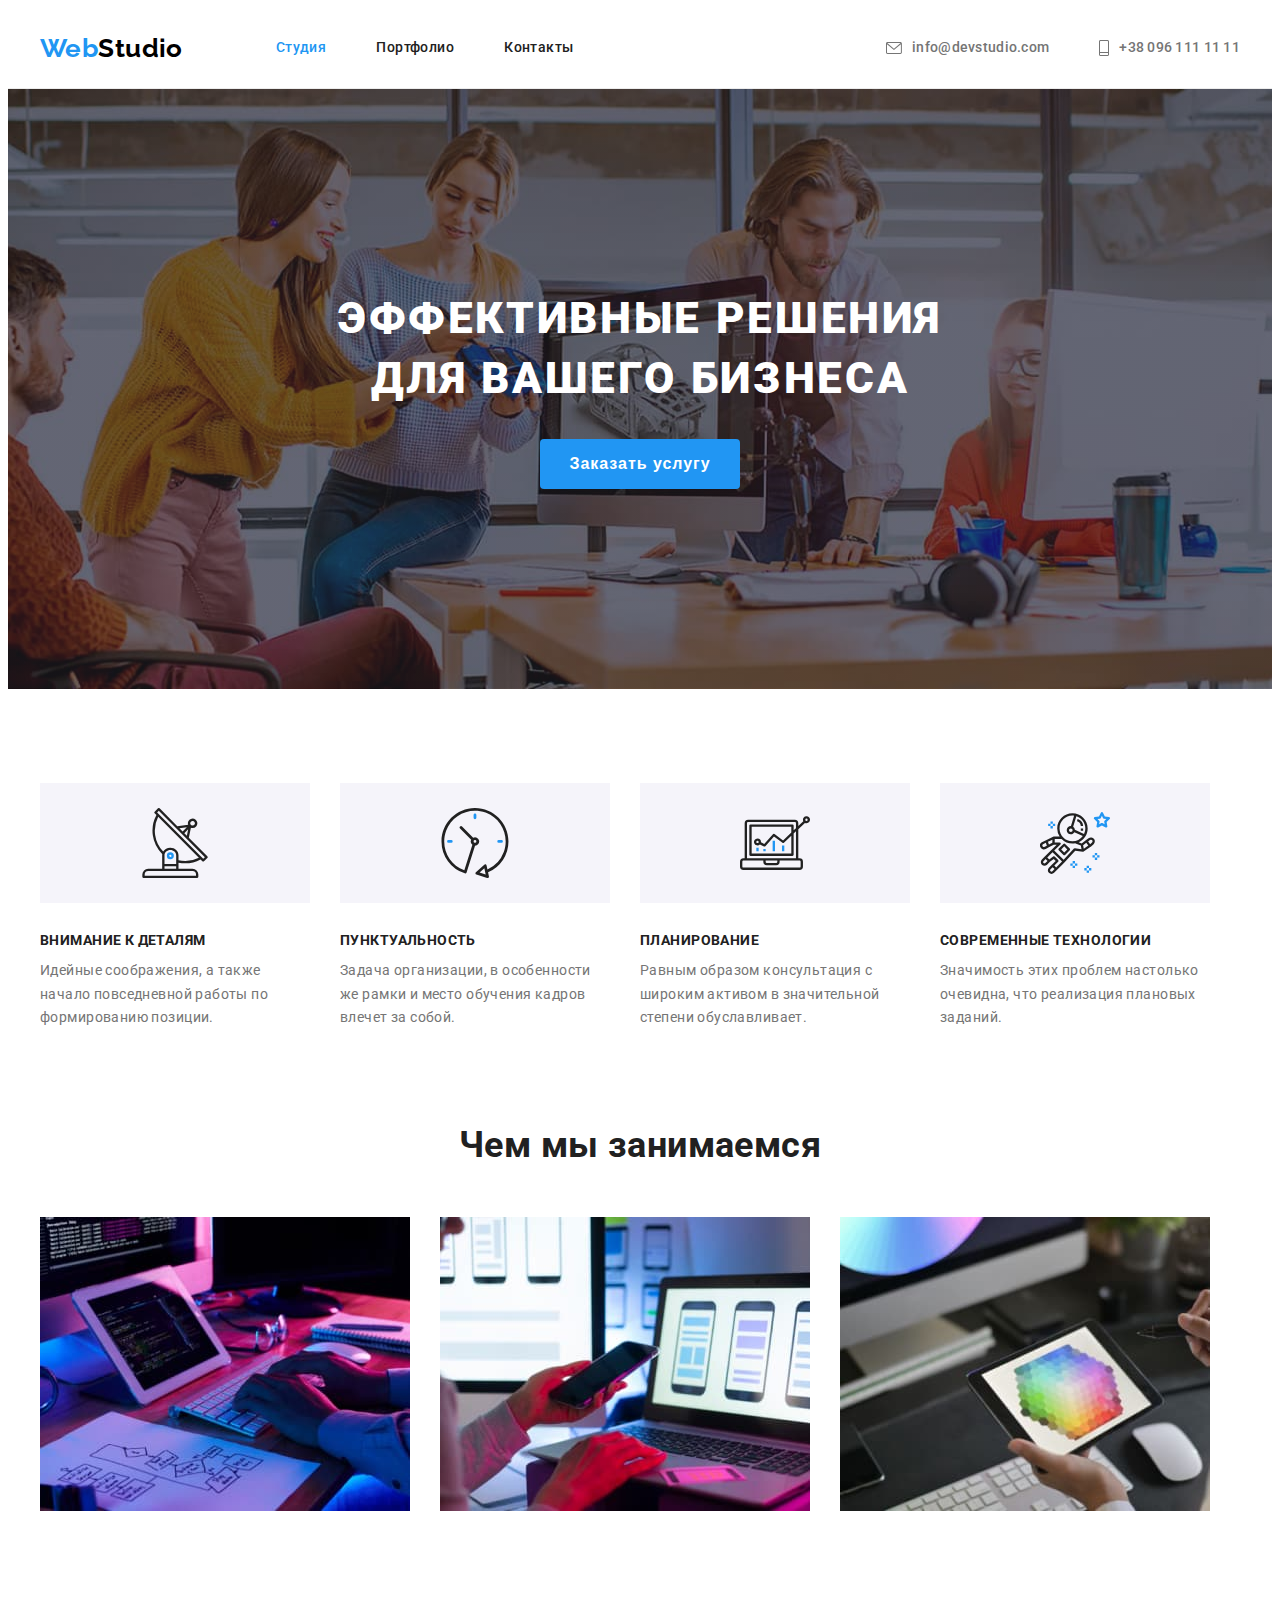
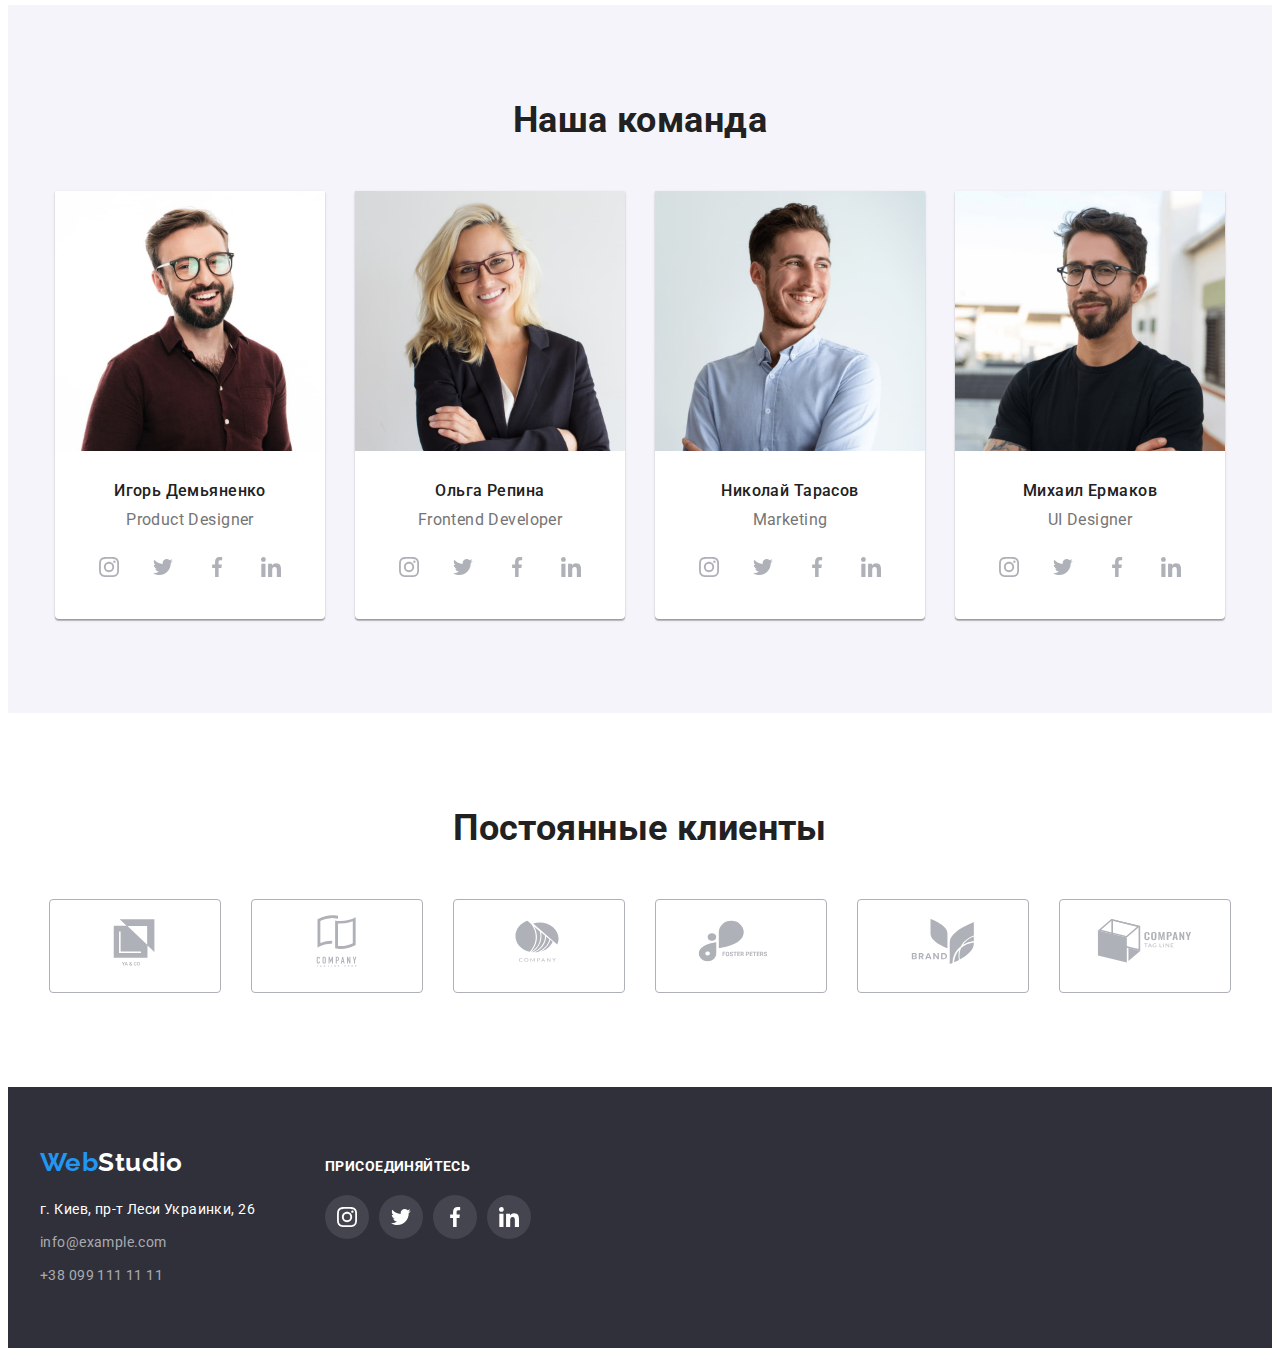
<file: index.html>
<!DOCTYPE html>
<html lang="ru">
  <head>
    <meta charset="UTF-8" />
    <meta http-equiv="X-UA-Compatible" content="IE=edge" />
    <meta name="viewport" content="width=device-width, initial-scale=1.0" />
    <title>Студия</title>
    <link
      rel="stylesheet"
      href="https://cdnjs.cloudflare.com/ajax/libs/modern-normalize/1.1.0/modern-normalize.min.css"
      integrity="sha512-wpPYUAdjBVSE4KJnH1VR1HeZfpl1ub8YT/NKx4PuQ5NmX2tKuGu6U/JRp5y+Y8XG2tV+wKQpNHVUX03MfMFn9Q=="
      crossorigin="anonymous"
      referrerpolicy="no-referrer"
    />
    <link rel="preconnect" href="https://fonts.googleapis.com" />
    <link rel="preconnect" href="https://fonts.gstatic.com" crossorigin />
    <link
      href="https://fonts.googleapis.com/css2?family=Raleway:wght@700&family=Roboto:wght@400;500;700;900&display=swap"
      rel="stylesheet"
    />
    <link rel="stylesheet" href="./css/styles.css" />
  </head>
  <body>
    <!--Шапка-->
    <header class="header">
      <div class="container">
        <nav class="header-nav">
          <a class="logo link" href="./index.html" lang="en">
            Web<span class="logo-header">Studio</span>
          </a>
          <ul class="pages list">
            <li><a class="link curent" href="./index.html">Студия</a></li>
            <li><a class="link" href="./portfolio.html">Портфолио</a></li>
            <li><a class="link" href="">Контакты</a></li>
          </ul>
        </nav>
        <ul class="list">
          <li class="header-contact">
            <a class="contact-link link" href="mailto:info@devstudio.com">
              <svg class="header-icon" width="16px" height="12px">
                <use href="./images/symbol-defs.svg#icon-envelope"></use></svg
              >info@devstudio.com</a
            >
          </li>
          <li class="header-contact">
            <a class="contact-link link" href="tel:+380961111111">
              <svg class="header-icon" width="10px" height="16px">
                <use href="./images/symbol-defs.svg#icon-vector"></use></svg
              >+38 096 111 11 11</a
            >
          </li>
        </ul>
      </div>
    </header>
    <main>
      <!--Заголовок-->
      <section class="hero">
        <div class="container">
          <h1 class="hero-title">Эффективные решения для вашего бизнеса</h1>
          <button class="button-blu" type="button">Заказать услугу</button>
        </div>
      </section>
      <!--Особенности-->
      <section class="characteristic section">
        <div class="container">
          <h2 class="none">Особенности</h2>
          <ul class="list">
            <li>
              <div class="characteristic-div">
                <svg class="characteristic-icon" width="70" height="70">
                  <use href="./images/symbol-defs.svg#icon-antenna"></use>
                </svg>
              </div>

              <h3 class="title-item">Внимание к деталям</h3>
              <p>
                Идейные соображения, а также начало повседневной работы по формированию позиции.
              </p>
            </li>
            <li>
              <div class="characteristic-div">
                <svg class="characteristic-icon" width="70" height="70">
                  <use href="./images/symbol-defs.svg#icon-clock"></use>
                </svg>
              </div>

              <h3 class="title-item">Пунктуальность</h3>
              <p>
                Задача организации, в особенности же рамки и место обучения кадров влечет за собой.
              </p>
            </li>
            <li>
              <div class="characteristic-div">
                <svg class="characteristic-icon" width="70" height="70">
                  <use href="./images/symbol-defs.svg#icon-diagram"></use>
                </svg>
              </div>
              <h3 class="title-item">Планирование</h3>
              <p>
                Равным образом консультация с широким активом в значительной степени обуславливает.
              </p>
            </li>
            <li>
              <div class="characteristic-div">
                <svg class="characteristic-icon" width="70" height="70">
                  <use href="./images/symbol-defs.svg#icon-astronaut"></use>
                </svg>
              </div>
              <h3 class="title-item">Современные технологии</h3>
              <p>Значимость этих проблем настолько очевидна, что реализация плановых заданий.</p>
            </li>
          </ul>
        </div>
      </section>
      <!--Что делают-->
      <section class="work section">
        <div class="container">
          <h2 class="title">Чем мы занимаемся</h2>
          <ul class="list">
            <li>
              <img src="./images/box_1.jpg" alt="Поиск решения" width="370" />
            </li>
            <li>
              <img src="./images/box_2.jpg" alt="Планирование" width="370" />
            </li>
            <li>
              <img src="./images/box_3.jpg" alt="Реализация проекта" width="370" />
            </li>
          </ul>
        </div>
      </section>
      <!--Команда-->
      <section class="team section">
        <div class="container">
          <h2 class="title">Наша команда</h2>
          <ul class="list">
            <li class="team-cards">
              <img src="./images/img.jpg" alt="Фото Игоря Демьяненко" width="270" />
              <h3 class="name">Игорь Демьяненко</h3>
              <p class="position" lang="en">Product Designer</p>
              <ul class="social-link list">
                <li class="massenger-item">
                  <a class="team-link link" aria-label="инстаграм">
                    <svg class="team-icon" width="20px" height="20px">
                      <use href="./images/symbol-defs.svg#icon-instagram"></use></svg
                  ></a>
                </li>
                <li class="massenger-item">
                  <a class="team-link link" aria-label="твиттер">
                    <svg class="team-icon" width="20px" height="20px">
                      <use href="./images/symbol-defs.svg#icon-twitter"></use></svg
                  ></a>
                </li>
                <li class="massenger-item">
                  <a class="team-link link" aria-label="фейсбук">
                    <svg class="team-icon" width="20px" height="20px">
                      <use href="./images/symbol-defs.svg#icon-facebook"></use></svg
                  ></a>
                </li>
                <li class="massenger-item">
                  <a class="team-link link" aria-label="линкедин">
                    <svg class="team-icon" width="20px" height="20px">
                      <use href="./images/symbol-defs.svg#icon-linkedin"></use></svg
                  ></a>
                </li>
              </ul>
            </li>

            <li class="team-cards">
              <img src="./images/img-1.jpg" alt="Фото Ольги Репиной" width="270" />
              <h3 class="name">Ольга Репина</h3>
              <p class="position" lang="en">Frontend Developer</p>
              <ul class="list">
                <li class="massenger-item">
                  <a class="team-link link" aria-label="инстаграм">
                    <svg class="team-icon" width="20px" height="20px">
                      <use href="./images/symbol-defs.svg#icon-instagram"></use></svg
                  ></a>
                </li>
                <li class="massenger-item">
                  <a class="team-link link" aria-label="твиттер">
                    <svg class="team-icon" width="20px" height="20px">
                      <use href="./images/symbol-defs.svg#icon-twitter"></use></svg
                  ></a>
                </li>
                <li class="massenger-item">
                  <a class="team-link link" aria-label="фейсбук">
                    <svg class="team-icon" width="20px" height="20px">
                      <use href="./images/symbol-defs.svg#icon-facebook"></use></svg
                  ></a>
                </li>
                <li class="massenger-item">
                  <a class="team-link link" aria-label="линкедин">
                    <svg class="team-icon" width="20px" height="20px">
                      <use href="./images/symbol-defs.svg#icon-linkedin"></use></svg
                  ></a>
                </li>
              </ul>
            </li>

            <li class="team-cards">
              <img src="./images/img-2.jpg" alt="Фото Николая Тарасова" width="270" />
              <h3 class="name">Николай Тарасов</h3>
              <p class="position" lang="en">Marketing</p>
              <ul class="list">
                <li class="massenger-item">
                  <a class="team-link link" aria-label="инстаграм">
                    <svg class="team-icon" width="20px" height="20px">
                      <use href="./images/symbol-defs.svg#icon-instagram"></use></svg
                  ></a>
                </li>
                <li class="massenger-item">
                  <a class="team-link link" aria-label="твиттер">
                    <svg class="team-icon" width="20px" height="20px">
                      <use href="./images/symbol-defs.svg#icon-twitter"></use></svg
                  ></a>
                </li>
                <li class="massenger-item">
                  <a class="team-link link" aria-label="фейсбук">
                    <svg class="team-icon" width="20px" height="20px">
                      <use href="./images/symbol-defs.svg#icon-facebook"></use></svg
                  ></a>
                </li>
                <li class="massenger-item">
                  <a class="team-link link" aria-label="линкедин">
                    <svg class="team-icon" width="20px" height="20px">
                      <use href="./images/symbol-defs.svg#icon-linkedin"></use></svg
                  ></a>
                </li>
              </ul>
            </li>

            <li class="team-cards">
              <img src="./images/img-3.jpg" alt="Фото Михаила Ермакова" width="270" />
              <h3 class="name">Михаил Ермаков</h3>
              <p class="position" lang="en">UI Designer</p>
              <ul class="list">
                <li class="massenger-item">
                  <a class="team-link link" aria-label="инстаграм">
                    <svg class="team-icon" width="20px" height="20px">
                      <use href="./images/symbol-defs.svg#icon-instagram"></use></svg
                  ></a>
                </li>
                <li class="massenger-item">
                  <a class="team-link link" aria-label="твиттер">
                    <svg class="team-icon" width="20px" height="20px">
                      <use href="./images/symbol-defs.svg#icon-twitter"></use></svg
                  ></a>
                </li>
                <li class="massenger-item">
                  <a class="team-link link" aria-label="фейсбук">
                    <svg class="team-icon" width="20px" height="20px">
                      <use href="./images/symbol-defs.svg#icon-facebook"></use></svg
                  ></a>
                </li>
                <li class="massenger-item">
                  <a class="team-link link" aria-label="линкедин">
                    <svg class="team-icon" width="20px" height="20px">
                      <use href="./images/symbol-defs.svg#icon-linkedin"></use></svg
                  ></a>
                </li>
              </ul>
            </li>
          </ul>
        </div>
      </section>
      <!--Постоянные клиенты-->
      <section class="klients section">
        <div class="container">
          <h2 class="title">Постоянные клиенты</h2>
          <ul class="list">
            <li>
              <a class="klients-link link" aria-label="">
                <svg class="klients-icon" width="106px" height="60px">
                  <use href="./images/symbol-defs.svg#icon-logo"></use></svg
              ></a>
            </li>
            <li>
              <a class="klients-link link" aria-label="">
                <svg class="klients-icon" width="106px" height="60px">
                  <use href="./images/symbol-defs.svg#icon-logo-1"></use></svg
              ></a>
            </li>
            <li>
              <a class="klients-link link" aria-label="">
                <svg class="klients-icon" width="106px" height="60px">
                  <use href="./images/symbol-defs.svg#icon-logo-2"></use></svg
              ></a>
            </li>
            <li>
              <a class="klients-link link" aria-label="">
                <svg class="klients-icon" width="106px" height="60px">
                  <use href="./images/symbol-defs.svg#icon-logo-3"></use></svg
              ></a>
            </li>
            <li>
              <a class="klients-link link" aria-label="">
                <svg class="klients-icon" width="106px" height="60px">
                  <use href="./images/symbol-defs.svg#icon-logo-4"></use></svg
              ></a>
            </li>
            <li>
              <a class="klients-link link" aria-label="">
                <svg class="klients-icon" width="106px" height="60px">
                  <use href="./images/symbol-defs.svg#icon-logo-5"></use></svg
              ></a>
            </li>
          </ul>
        </div>
      </section>
    </main>
    <!--Подвал-->
    <footer class="footer">
      <div class="container">
        <div>
          <a class="logo link" href="./index.html" lang="en">
            Web<span class="logo-footer">Studio</span>
          </a>
          <address>
            <ul class="footer-connection list">
              <li>
                <a class="address link" href=""> г. Киев, пр-т Леси Украинки, 26</a>
              </li>
              <li>
                <a class="footer-contacts link" href="mailto:info@example.com">info@example.com</a>
              </li>
              <li>
                <a class="footer-contacts link" href="tel:+380991111111">+38 099 111 11 11</a>
              </li>
            </ul>
          </address>
        </div>
        <div class="join">
          <p class="header-join">Присоединяйтесь</p>
          <ul class="list">
            <li class="massenger-item">
              <a class="join-link link" aria-label="инстаграм">
                <svg class="join-icon" width="20px" height="20px">
                  <use href="./images/symbol-defs.svg#icon-instagram"></use></svg
              ></a>
            </li>
            <li class="massenger-item">
              <a class="join-link link" aria-label="твиттер">
                <svg class="join-icon" width="20px" height="20px">
                  <use href="./images/symbol-defs.svg#icon-twitter"></use></svg
              ></a>
            </li>
            <li class="massenger-item">
              <a class="join-link link" aria-label="фейсбук">
                <svg class="join-icon" width="20px" height="20px">
                  <use href="./images/symbol-defs.svg#icon-facebook"></use></svg
              ></a>
            </li>
            <li class="massenger-item">
              <a class="join-link link" aria-label="линкедин">
                <svg class="join-icon" width="20px" height="20px">
                  <use href="./images/symbol-defs.svg#icon-linkedin"></use></svg
              ></a>
            </li>
          </ul>
        </div>
      </div>
    </footer>
  </body>
</html>
</file>
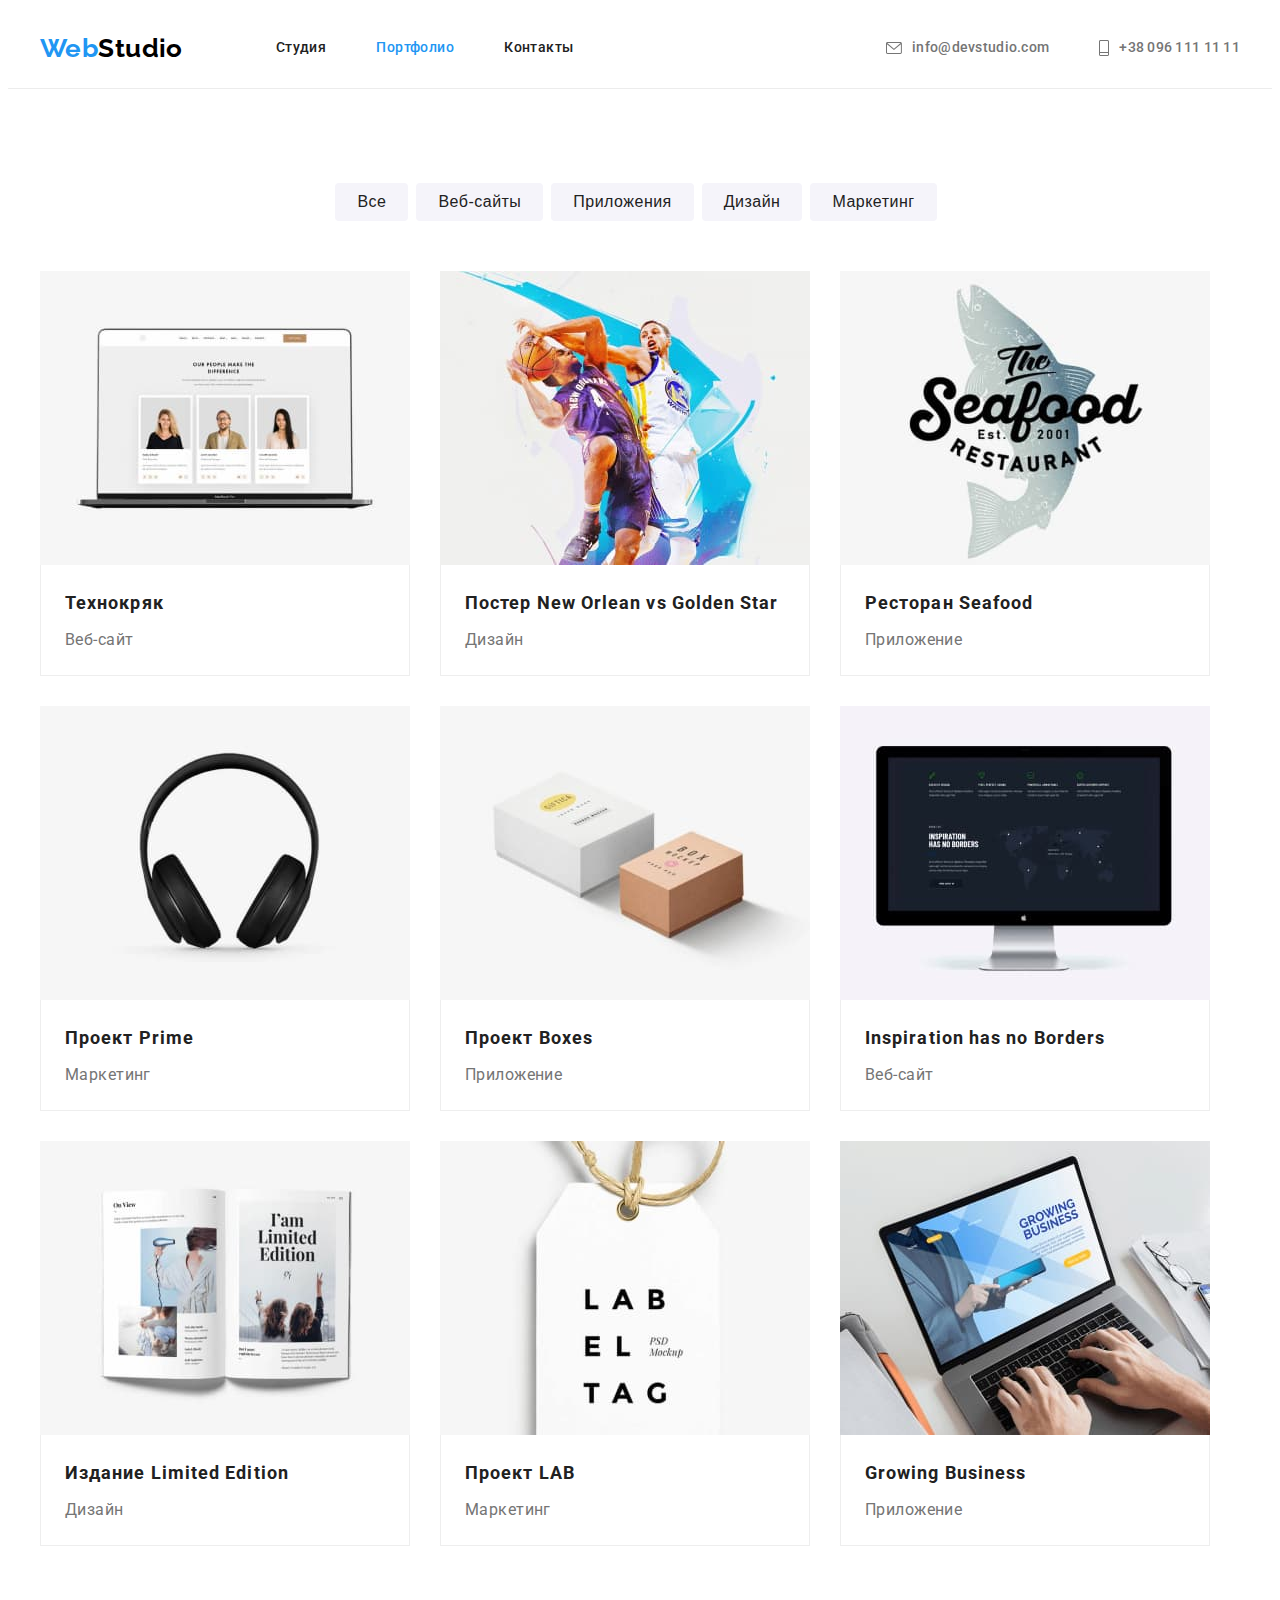
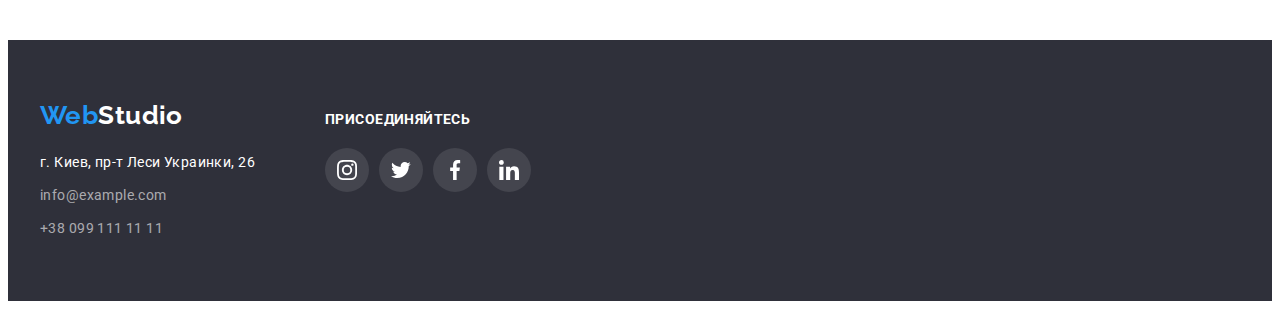
<file: portfolio.html>
<!DOCTYPE html>
<html lang="ru">
  <head>
    <meta charset="UTF-8" />
    <meta http-equiv="X-UA-Compatible" content="IE=edge" />
    <meta name="viewport" content="width=device-width, initial-scale=1.0" />
    <title>Портфолио</title>
    <link
      rel="stylesheet"
      href="https://cdnjs.cloudflare.com/ajax/libs/modern-normalize/1.1.0/modern-normalize.min.css"
      integrity="sha512-wpPYUAdjBVSE4KJnH1VR1HeZfpl1ub8YT/NKx4PuQ5NmX2tKuGu6U/JRp5y+Y8XG2tV+wKQpNHVUX03MfMFn9Q=="
      crossorigin="anonymous"
      referrerpolicy="no-referrer"
    />
    <link rel="preconnect" href="https://fonts.googleapis.com" />
    <link rel="preconnect" href="https://fonts.gstatic.com" crossorigin />
    <link
      href="https://fonts.googleapis.com/css2?family=Raleway:wght@700&family=Roboto:wght@400;500;900&display=swap"
      rel="stylesheet"
    />
    <link rel="stylesheet" href="./css/styles.css" />
  </head>
  <body>
    <!--Шапка-->
    <header class="header">
      <div class="container">
        <nav class="header-nav">
          <a class="logo link" href="./index.html" lang="en">
            Web<span class="logo-header">Studio</span>
          </a>
          <ul class="pages list">
            <li><a class="link" href="./index.html">Студия</a></li>
            <li><a class="link curent" href="./portfolio.html">Портфолио</a></li>
            <li><a class="link" href="">Контакты</a></li>
          </ul>
        </nav>
        <ul class="list">
          <li class="header-contact">
            <a class="contact-link link" href="mailto:info@devstudio.com">
              <svg class="header-icon" width="16px" height="12px">
                <use href="./images/symbol-defs.svg#icon-envelope"></use></svg
              >info@devstudio.com</a
            >
          </li>
          <li class="header-contact">
            <a class="contact-link link" href="tel:+380961111111">
              <svg class="header-icon" width="10px" height="16px">
                <use href="./images/symbol-defs.svg#icon-vector"></use></svg
              >+38 096 111 11 11</a
            >
          </li>
        </ul>
      </div>
    </header>

    <main>
      <section class="portfolio section">
        <div class="container">
          <h1 class="none">Портфолио</h1>
          <ul class="button list">
            <li><button class="btn-grey" type="button">Все</button></li>
            <li><button class="btn-grey" type="button">Веб-сайты</button></li>
            <li><button class="btn-grey" type="button">Приложения</button></li>
            <li><button class="btn-grey" type="button">Дизайн</button></li>
            <li><button class="btn-grey" type="button">Маркетинг</button></li>
          </ul>
          <ul class="portfolio-cards list">
            <li class="portfolio-item">
              <a
                class="card-link link" href="">
                <img
                src="./images/img-web1.jpg"
                alt="На мониторе ноутбука изображены фото людей"
                width="370"
              />
              <div class="border-cards">
                <h2 class="title-cards">Технокряк</h2>
                <p class="point">Веб-сайт</p>
              </div>
              </a>
            </li>
            <li class="portfolio-item">
              <a
                class="card-link link" href="">
                <img
                src="./images/img-diz1.jpg"
                alt="Два баскетболиста"
                width="370"
              />
              <div class="border-cards">
                <h2 class="title-cards">Постер New Orlean vs Golden Star</h2>
                <p class="point">Дизайн</p>
              </div>
              </a>
            </li>
            <li class="portfolio-item">
              <a class="card-link link" href=""> <img src="./images/img-app1.jpg" alt="Рыба" width="370" />
              <div class="border-cards">
                <h2 class="title-cards">Ресторан Seafood</h2>
                <p class="point">Приложение</p>
              </div>
              </a>
            </li>
            <li class="portfolio-item">
              <a class="card-link link" href=""> <img src="./images/img-mark1.jpg" alt="Наушники" width="370" />
              <div class="border-cards">
                <h2 class="title-cards">Проект Prime</h2>
                <p class="point">Маркетинг</p>
              </div>
            </a>
            </li>
            <li class="portfolio-item">
              <a class="card-link link" href=""> <img src="./images/img-app2.jpg" alt="Две коробки" width="370" />
              <div class="border-cards">
                <h2 class="title-cards">Проект Boxes</h2>
                <p class="point">Приложение</p>
              </div>
              </a>
            </li>
            <li class="portfolio-item">
              <a class="card-link link" href=""> <img src="./images/img-web2.jpg" alt="Монитор" width="370" />
              <div class="border-cards">
                <h2 class="title-cards" lang="en">Inspiration has no Borders</h2>
                <p class="point">Веб-сайт</p>
              </div>
              </a>
            </li>
            <li class="portfolio-item">
              <a class="card-link link" href=""> <img src="./images/img-diz2.jpg" alt="Книга" width="370" />
              <div class="border-cards">
                <h2 class="title-cards">Издание <span lang="en">Limited Edition</span></h2>
                <p class="point">Дизайн</p>
              </div>
              </a>
            </li>
            <li class="portfolio-item">
              <a class="card-link link" href=""> <img src="./images/img-mark2.jpg" alt="Брелок" width="370" />
              <div class="border-cards">
                <h2 class="title-cards">Проект LAB</h2>
                <p class="point">Маркетинг</p>
              </div>
              </a>
            </li>
            <li class="portfolio-item">
              <a class="card-link link" href=""> <img src="./images/img-app3.jpg" alt="Ноутбук" width="370" />
              <div class="border-cards">
                <h2 class="title-cards" lang="en">Growing Business</h2>
                <p class="point">Приложение</p>
              </div>
              </a>
            </li>
          </ul>
        </div>
      </section>
    </main>
    </a>

    <!--Подвал-->
    <footer class="footer">
      <div class="container">
        <div>
          <a class="logo link" href="./index.html" lang="en">
            Web<span class="logo-footer">Studio</span>
          </a>
          <address>
            <ul class="footer-connection list">
              <li>
                <a class="address link" href=""> г. Киев, пр-т Леси Украинки, 26</a>
              </li>
              <li>
                <a class="footer-contacts link" href="mailto:info@example.com">info@example.com</a>
              </li>
              <li>
                <a class="footer-contacts link" href="tel:+380991111111">+38 099 111 11 11</a>
              </li>
            </ul>
          </address>
        </div>
        <div class="join">
          <p class="header-join">Присоединяйтесь</p>
          <ul class="list">
            <li class="massenger-item">
              <a class="join-link link" aria-label="инстаграм">
                <svg class="join-icon" width="20px" height="20px">
                  <use href="./images/symbol-defs.svg#icon-instagram"></use></svg
              ></a>
            </li>
            <li class="massenger-item">
              <a class="join-link link" aria-label="твиттер">
                <svg class="join-icon" width="20px" height="20px">
                  <use href="./images/symbol-defs.svg#icon-twitter"></use></svg
              ></a>
            </li>
            <li class="massenger-item">
              <a class="join-link link" aria-label="фейсбук">
                <svg class="join-icon" width="20px" height="20px">
                  <use href="./images/symbol-defs.svg#icon-facebook"></use></svg
              ></a>
            </li>
            <li class="massenger-item">
              <a class="join-link link" aria-label="линкедин">
                <svg class="join-icon" width="20px" height="20px">
                  <use href="./images/symbol-defs.svg#icon-linkedin"></use></svg
              ></a>
            </li>
          </ul>
        </div>
      </div>
    </footer>
  </body>
</html>
</file>
<file: css/styles.css>
:root {
    --accent-color: #2196F3;
    --black:#000000;
    --white:#FFFFFF;
    --header-and-item: #212121;
    --adress-footer: #FFFFFF99;
    --black-fon: #2F303A;
    --gray-fon: #F5F4FA;
    --main: #757575;
    --hero-button: #188ce8;
    --border-header:#ECECEC;
    --border-cards:#EEEEEE;
    --shadow:rgba(0, 0, 0, 0.25);
    --bg-hero:#C4C4C4;
    --grad: rgba(47, 48, 58, 0.4);
    --massanger: #afb1b8;
}

body {
font-family: Roboto, sans-serif ;
color: var(--main);
background-color: var(--white);
font-weight: 400;
font-size: 14px;
line-height: 1.71;
letter-spacing: 0.03em;
}

.container {
    width: 1200px;
    padding: 0 15px;
    margin-left: auto;
    margin-right: auto;
}

.section{
    padding: 94px 0;
}

h1, h2, h3, h4, p, li, ul, a {
    margin: 0;
    padding: 0;
}

img {
    display: block;
    max-width: 100%;
    height: auto;
}

.list {
    list-style-type: none;
}

.link {
    text-decoration: none;
    color: currentColor;
}

/*Шапка*/
.header .container,
.header-nav,
.pages,
.contacts .list,
.contact-link {
    display: flex;
    align-items: center;
}

.header{
border-bottom: 1px solid var(--border-header);
}

.header .container{
height: 80px;
}


.logo {
    font-family: Raleway, sans-serif;
    font-weight:700;
    font-size: 26px;
    line-height: 1.19;    
    color: var(--accent-color);
 }

.logo-header {
    color: var(--black);
}

.header .logo {
    margin-right: 93px;
}

.pages .link{
    font-weight:500;
    font-size:14px;
    line-height: 0.88;
    color: var(--header-and-item);
    padding: 32px 0;
}

.header .list {
    display: flex;
    margin-left: auto;
}

.contact-link {
    font-weight:500;
    font-size:14px;
    line-height:1.14;
    letter-spacing: 0.02em;
    color: var(--main);
    padding: 20px 0;
}


.pages li:not(:last-child),
.contacts li:not(:last-child),
.header-contact:not(:last-child) {
    margin-right: 50px;
}

.header-icon{
    fill:currentColor;
    margin-right: 10px;
}

.link:hover,
.link:focus,
.link:active{
    color: var(--accent-color);
}


.pages .curent {
    color: var(--accent-color) ;
}

/*Студия*/

/*Герой*/

.hero {
    color: var(--white);
    background-color: var(--black-fon);
    text-align: center;
    text-transform: uppercase;
    line-height: 1.36;
    letter-spacing: 0.06em;
    background-color: var(--bg-hero);
    background-image: linear-gradient(var(--grad),var(--grad) ), url(../images/hero.jpg);
    background-repeat: no-repeat;
    background-position: center;
    max-width: 1600px;
    margin: 0 auto;
}

.hero .container {
    padding: 200px 0;
}

.hero-title {
    margin: auto;
    font-weight: 900;
    font-size: 44px;
    margin-bottom: 30px;
    width: 696px;
    letter-spacing: 0.06em;
    line-height: 1.36;
}

.button-blu {
    width: 200px;
    height: 50px;
    padding: 0;
    border: 2px transparent;
    border-radius: 4px;

    text-align: center; 
    color: var(--white);
    background-color: var(--accent-color);
    font-weight: 700;
    font-size: 16px;
    line-height: 1.88;
    letter-spacing: 0.06em;
}

.button-blu:active,
.button-blu:hover,
.button-blu:focus {
    background-color: var(--hero-button);
}

/*Особенности*/

.none {
    position: absolute;
    width: 1px;
    height: 1px;
    margin: -1px;
    border: 0;
    padding: 0;
    white-space: nowrap;
    clip-path: inset(100%);
    clip: rect(0 0 0 0);
    overflow: hidden;
}

.characteristic,
.characteristic .list,
.characteristic>.container>li{
display: flex;
    flex-wrap: wrap;
}

.characteristic li {
    width: 270px;
}

.characteristic-div {
    display: flex;
    justify-content: center;
    align-items: center;
    background-color: var(--gray-fon);
    width: 270px;
    height: 120px;
    margin-bottom: 30px;
    
}


.characteristic li:not(:nth-child(n+4)){
    margin-right: 30px;
}

.characteristic .title-item {
    margin-bottom: 10px;
    color: var(--header-and-item);
    font-size: 14px;
    line-height: 1.14;
    text-transform: uppercase;
}

/*Оглавление секций*/
.title {
    margin-bottom: 50px;

    color: var(--header-and-item);
    font-size: 36px;
    line-height: 1.17;
    text-align: center;
}

/*Чем мы занимаемся*/
.work.section {
    padding-top: 0;
}

.work .list {
    display: flex;
    flex-wrap: wrap;
}

.work li:not(:nth-child(n+3)) {
    margin-right: 30px;
}

/*Наша команда*/
.team {
    background-color: var(--gray-fon);
}

.team .list{
    display: flex;
    flex-wrap: wrap;
    justify-content:center;
}

.social-link{
margin-bottom: 30px;
}


.team-cards:not(:nth-child(n+4)) {
    margin-right: 30px;
}
.team-cards{
    width: 270px;
    background-color: var(--white);
    box-shadow: 0px 1px 3px rgba(0, 0, 0, 0.12), 0px 1px 1px rgba(0, 0, 0, 0.14), 0px 2px 1px rgba(0, 0, 0, 0.2);
    border-radius: 0px 0px 4px 4px;
}

.name {
    margin: 30px 0 10px 0;
    color: var(--header-and-item);
    font-weight: 500;
    font-size: 16px;
    line-height: 1.19;
    text-align: center;
}

.position {
    font-size: 16px;
    line-height: 1.19;
    text-align: center;
    margin-bottom: 16px;
}

.massenger-item {
    width: 44px;
    height: 44px;
    border-radius: 50%;
    fill: var(--massanger);
    cursor: pointer;
}

.team-link {
width: 100%;
    height: 100%;
    display: flex;
    align-items: center;
    justify-content: center;
}

.massenger-item:not(:last-child){
margin-right: 10px;
}

.massenger-item:active,
.massenger-item:hover,
.massenger-item:focus {
    background-color: var(--accent-color);
    fill: var(--white);
}

/*Постоянные клиенты*/
.klients ul{
    display: flex;
    justify-content: center;
}

.klients li {
    display: flex;
    justify-content: center;
    align-items: center;
    width: 170px;
    height: 92px;
    border: 1px solid var(--massanger);
    border-radius: 4px;
    fill: var(--massanger);
    cursor: pointer;
}
.klients li:not(:last-child){
margin-right: 30px;
}

.klients li:active,
.klients li:hover,
.klients li:focus {
    border: 1px solid var(--accent-color);
    fill: var(--accent-color);
}
/*Подвал*/
.footer {
    background-color: var(--black-fon);
    padding: 60px 0;
}

.footer .container {
    display: flex;
    align-items: baseline;
}

.footer .container > div:not(:last-child){
margin-right: 70px;
}

.footer .logo{
    display: block;
    margin-bottom: 20px;    
}


.logo-footer {
    color: var(--white);
}

.address{
    color: var(--white);
    font-style: normal;
    padding: 4px 0;
}

.footer-contacts {
    color: var(--adress-footer);
    font-style: normal;
    padding: 4px 0;
}

.footer-connection>li:not(:last-child) {
    margin-bottom: 9px;
}

.header-join{
line-height:1.14;
text-transform: uppercase;
color: var(--white);
margin-bottom: 20px;
font-weight: 700;
}

.join .massenger-item {
    fill: var(--white);
    background-color: rgba(255, 255, 255, 0.1);
}

.join ul{
    display: flex;
}

.join .massenger-item:not(:last-child) {
    margin-right: 10px;
}

.join .massenger-item:active,
.join .massenger-item:hover,
.join .massenger-item:focus {
    background-color: var(--accent-color);
}

.join-link{
    width: 100%;
        height: 100%;
        display: flex;
        justify-content: center;
        align-items: center;
}

/*Портфолио*/
.portfolio .button {
    display: flex;
    justify-content: center;
    margin-bottom: 50px;
}

.btn-grey:last-child {
margin-right: 8px;
}

.btn-grey {
    padding: 6px 22px;
    border-radius: 4px;
    border: 2px transparent;
    text-align: center;
    cursor: pointer;
    color: var(--header-and-item);
    background-color: var(--gray-fon);
    font-weight: 500;
    font-size: 16px;
    line-height: 1.63;
    letter-spacing: 0.03em;
}

.btn-grey:hover,
.btn-grey:focus,
.btn-grey:active {      
    color: var(--white);
    background-color: var(--accent-color);
    box-shadow: 0px 3px 1px rgba(0, 0, 0, 0.1), 0px 1px 2px rgba(0, 0, 0, 0.08), 0px 2px 2px rgba(0, 0, 0, 0.12);
}

.portfolio-cards{
        display: flex;
        flex-wrap: wrap;
}

.portfolio-item {
    margin-right: 30px;
    height: calc((100% - 60px) / 3);
    margin-bottom: 30px;
    width: 370px;
}

.portfolio-item>a {
    display: block;
}

.portfolio-item:nth-last-of-type(-n+3){
    margin-bottom: 0;
}

.portfolio-item:nth-child(3n){
    margin-right: 0;
}

.border-cards {
    border-bottom: 1px solid var(--border-cards);
    border-right: 1px solid var(--border-cards);
    border-left: 1px solid var(--border-cards);
    padding: 20px 24px;
}

.title-cards {
    color: var(--header-and-item);
    font-size: 18px;
    line-height: 2;
    letter-spacing: 0.06em;
        margin-bottom: 4px;
}

.point {
    font-size: 16px;
    line-height: 1.88;
    color: currentColor;
}

.portfolio .link{
color: currentColor;
}

.portfolio-item>a:hover,
.portfolio-item>a:focus {
    box-shadow: 0px 4px 4px rgba(0, 0, 0, 0.25);
}
</file>
